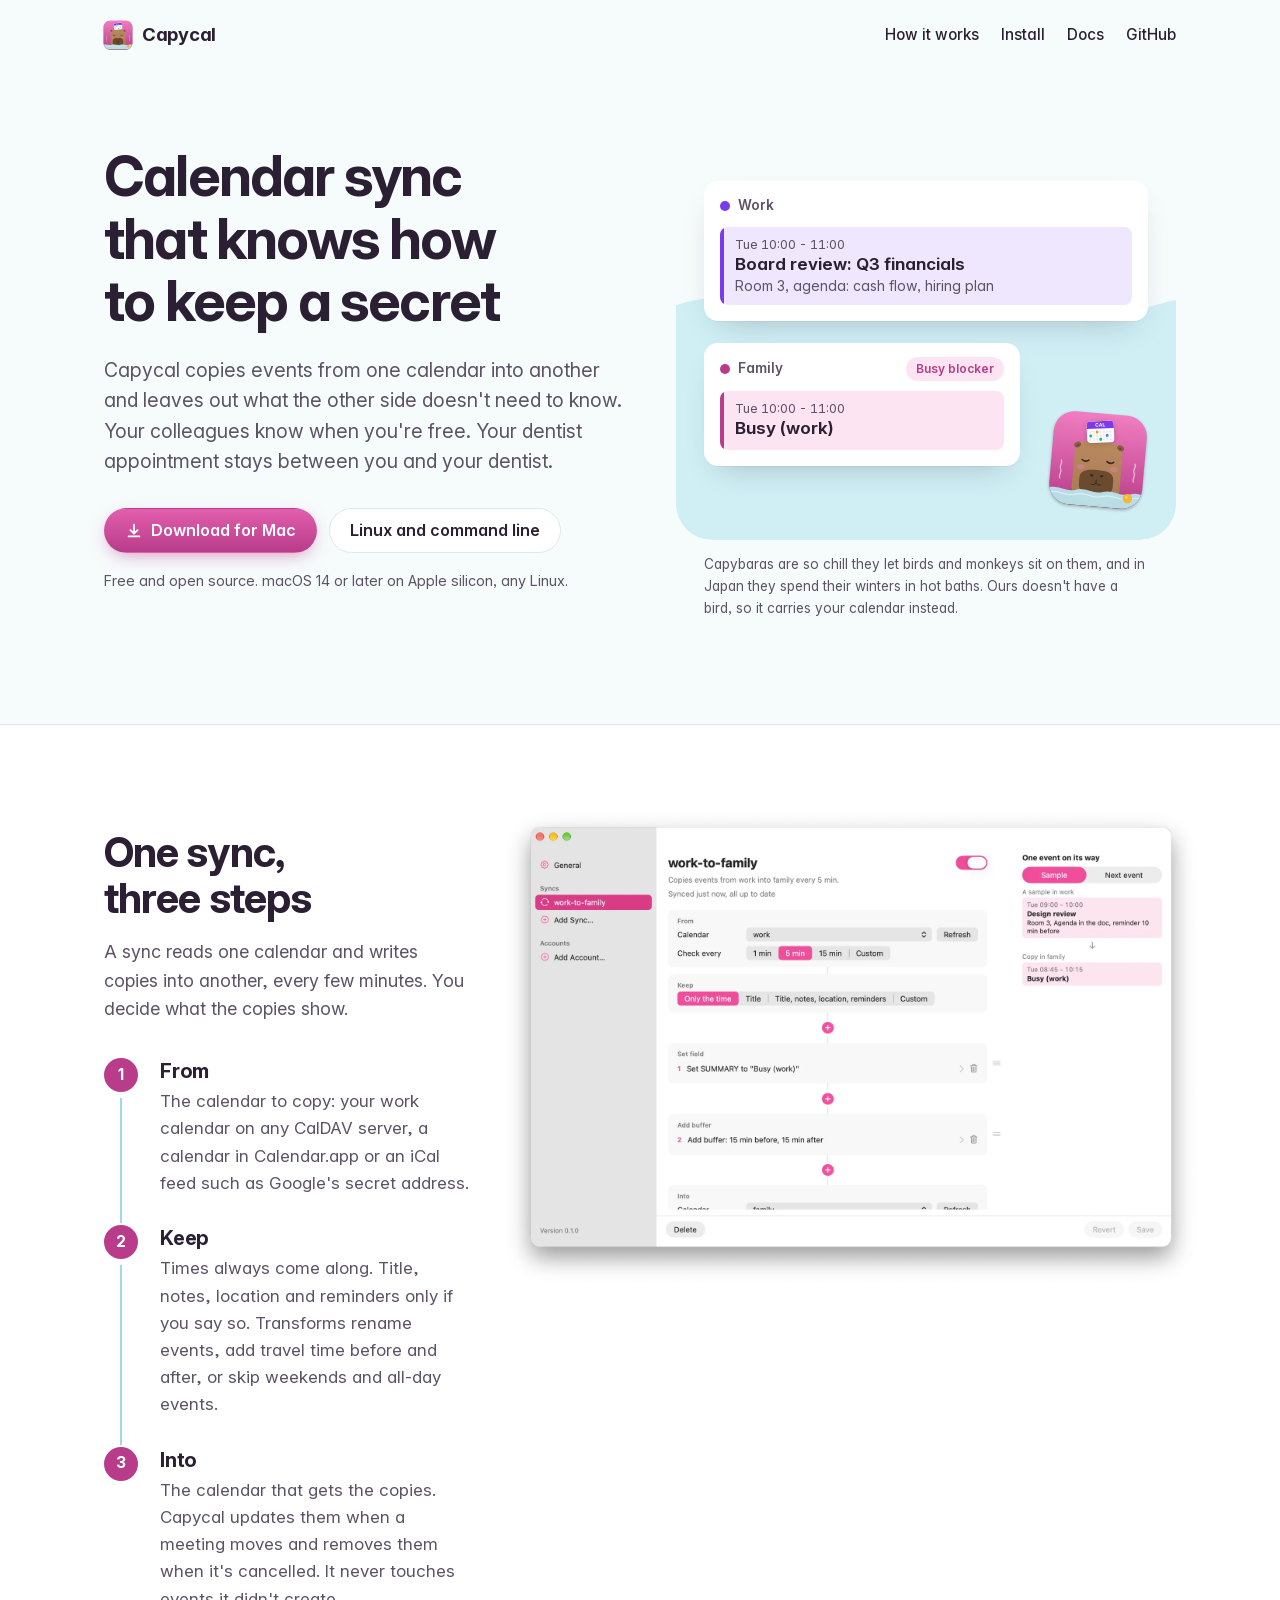
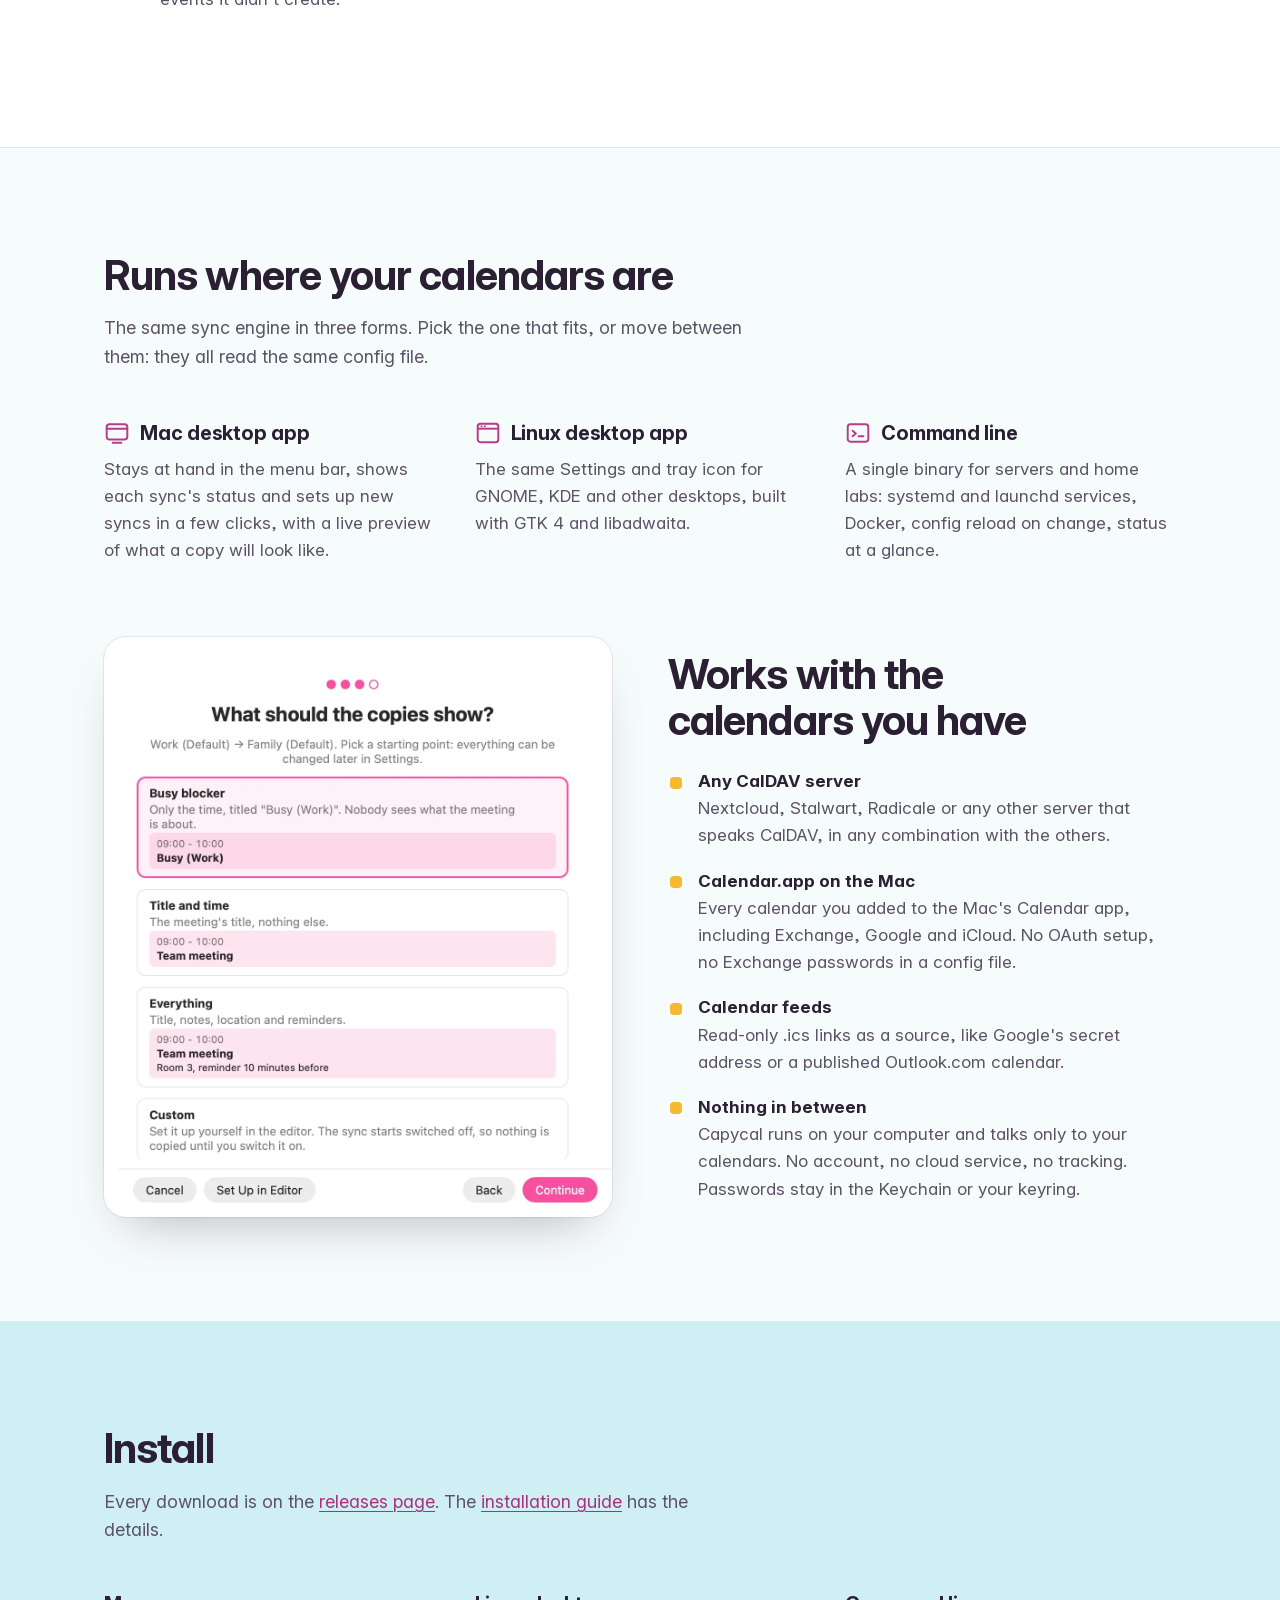
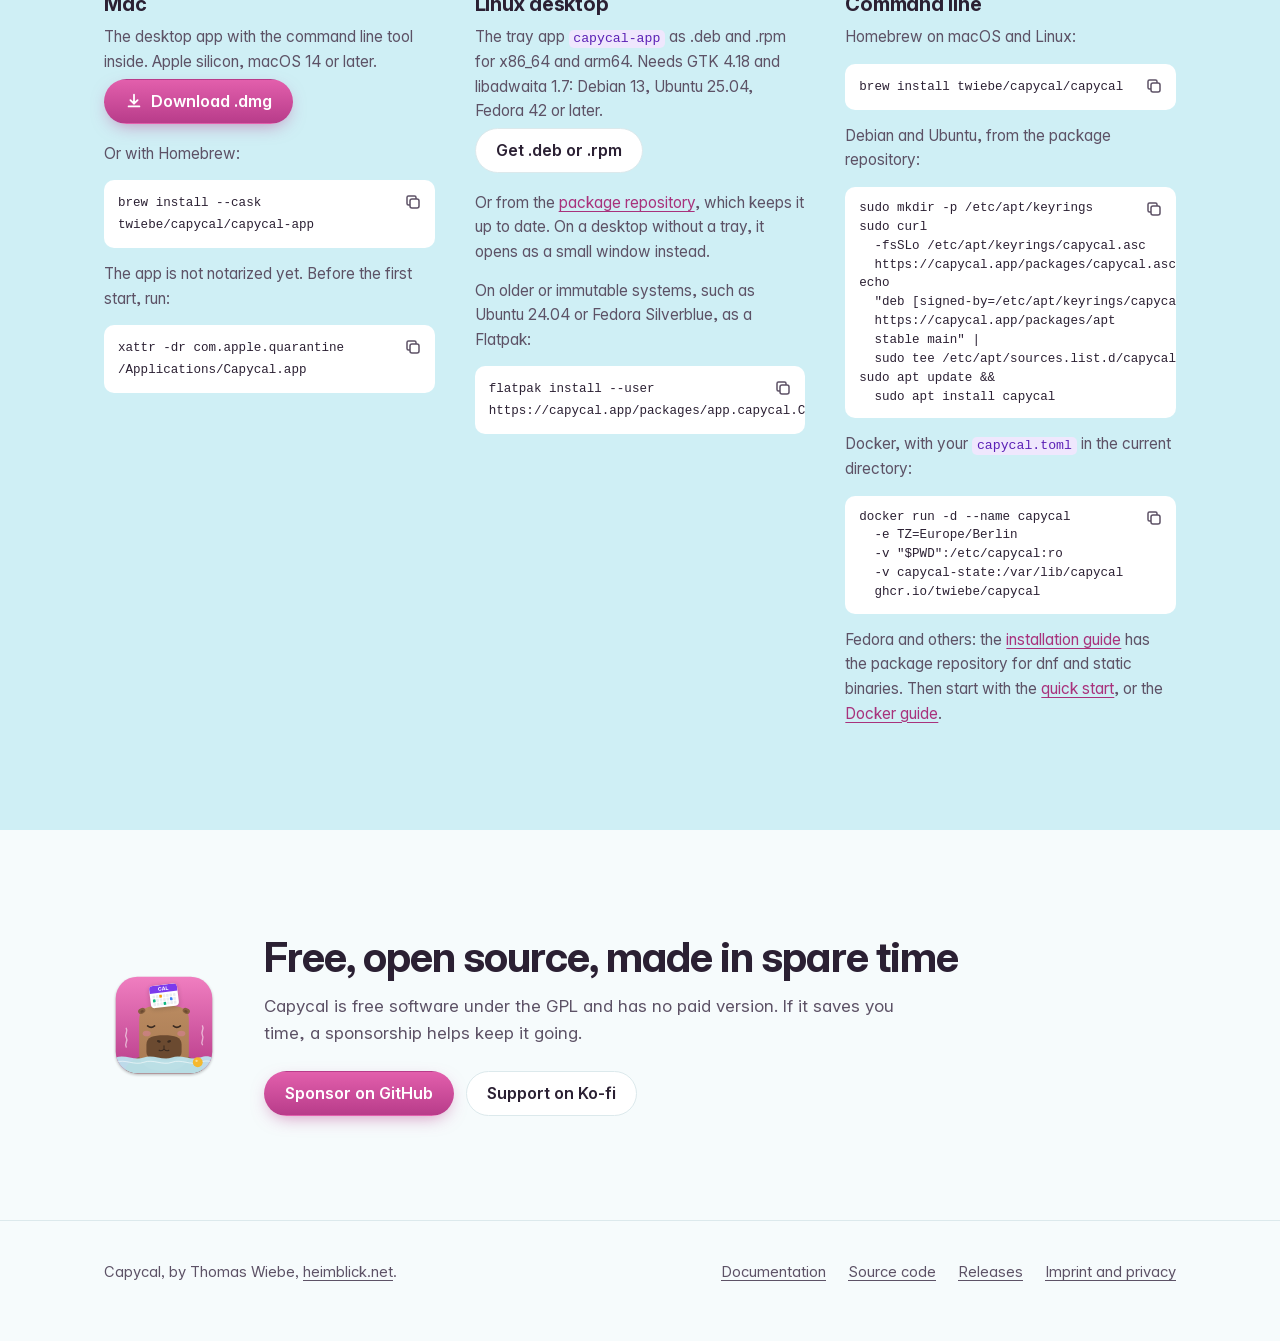
<file: index.html>
<!doctype html>
<html lang="en">
<head>
<meta charset="utf-8">
<meta name="viewport" content="width=device-width, initial-scale=1">
<title>Capycal - calendar sync that keeps a secret</title>
<meta name="description" content="Capycal copies events from one calendar into another and leaves out what the other side doesn't need to know. Desktop apps for Mac and Linux, CLI for servers. Free and open source.">
<meta property="og:title" content="Capycal">
<meta property="og:description" content="Calendar sync that knows how to keep a secret.">
<meta property="og:image" content="https://capycal.app/assets/icon-256.png">
<meta property="og:url" content="https://capycal.app/">
<meta name="theme-color" content="#f6fbfc">
<link rel="icon" href="assets/favicon.svg" type="image/svg+xml">
<link rel="icon" href="assets/favicon.png" type="image/png">
<link rel="preload" href="assets/fonts/InterVariable.woff2" as="font" type="font/woff2" crossorigin>
<link rel="stylesheet" href="assets/site.css">
</head>
<body>
<a class="skip" href="#main">Skip to content</a>

<header class="site-header">
  <div class="wrap">
    <a class="brand" href="./"><img src="assets/icon.svg" alt="" width="36" height="36">Capycal</a>
    <nav class="site-nav" aria-label="Main">
      <a href="#how">How it works</a>
      <a href="#install">Install</a>
      <a href="docs/">Docs</a>
      <a href="https://github.com/twiebe/capycal">GitHub</a>
    </nav>
  </div>
</header>

<main id="main">
  <section class="hero">
    <div class="wrap">
      <div class="hero-text">
        <h1>Calendar sync that knows how to keep a secret</h1>
        <p class="lead">Capycal copies events from one calendar into another and leaves out what the other side doesn't need to know. Your colleagues know when you're free. Your dentist appointment stays between you and your dentist.</p>
        <div class="hero-actions">
          <a class="button button-primary" href="https://github.com/twiebe/capycal/releases/latest">
            <svg viewBox="0 0 20 20" aria-hidden="true"><path d="M10 3v10m0 0l-4-4m4 4l4-4M4 16h12" fill="none" stroke="currentColor" stroke-width="2" stroke-linecap="round" stroke-linejoin="round"/></svg>
            Download for Mac
          </a>
          <a class="button button-quiet" href="#install">Linux and command line</a>
        </div>
        <p class="hero-note">Free and open source. macOS 14 or later on Apple silicon, any Linux.</p>
      </div>

      <div class="hero-visual">
      <div class="spring" aria-label="Examples of syncs: a work meeting copied into the family calendar as Busy (work), a dentist appointment copied into the work calendar as Busy with travel time, a weekend football match left out, a book club copied with its title only" role="img">
        <div class="calendars" aria-hidden="true">
          <div class="calendar calendar-source">
            <div class="calendar-name">Work</div>
            <div class="event">
              <span class="event-time">Tue 10:00 - 11:00</span>
              <span class="event-title">Board review: Q3 financials</span>
              <span class="event-detail">Room 3, agenda: cash flow, hiring plan</span>
            </div>
          </div>
          <div class="family-row">
            <div class="calendar calendar-family">
              <svg class="wisps" viewBox="0 0 160 70"><path d="M30 66c-10-12 10-18 0-30s8-18 2-28"/><path d="M80 66c-10-12 10-18 0-30s8-18 2-28"/><path d="M130 66c-10-12 10-18 0-30s8-18 2-28"/></svg>
              <div class="calendar-name"><span>Family</span><span class="rule">Busy blocker</span></div>
              <div class="event">
                <span class="event-swap"><span class="event-time">Tue 10:00 - 11:00</span></span>
                <span class="event-swap">
                  <span class="event-title private">Board review: Q3 financials</span>
                  <span class="event-title event-new">Busy (work)</span>
                </span>
                <span class="event-more"><span class="event-detail private">Room 3, agenda: cash flow, hiring plan</span></span>
              </div>
            </div>
            <img class="spring-icon" src="assets/icon.svg" alt="" width="128" height="128">
          </div>
        </div>
      </div>
      <p class="spring-note">Capybaras are so chill they let birds and monkeys sit on them, and in Japan they spend their winters in hot baths. Ours doesn't have a bird, so it carries your calendar instead.</p>
      </div>
    </div>
  </section>

  <section class="section how" id="how">
    <div class="wrap">
      <div>
        <div class="section-head">
          <h2>One sync, three steps</h2>
          <p>A sync reads one calendar and writes copies into another, every few minutes. You decide what the copies show.</p>
        </div>
        <ol class="steps">
          <li>
            <h3>From</h3>
            <p>The calendar to copy: your work calendar on any CalDAV server, a calendar in Calendar.app or an iCal feed such as Google's secret address.</p>
          </li>
          <li>
            <h3>Keep</h3>
            <p>Times always come along. Title, notes, location and reminders only if you say so. Transforms rename events, add travel time before and after, or skip weekends and all-day events.</p>
          </li>
          <li>
            <h3>Into</h3>
            <p>The calendar that gets the copies. Capycal updates them when a meeting moves and removes them when it's cancelled. It never touches events it didn't create.</p>
          </li>
        </ol>
      </div>
      <figure class="shot shot-window">
        <img src="assets/shots/settings.webp" width="1818" height="1248" alt="Capycal Settings on the Mac: the sync work-to-family copies events from work into family every 5 minutes, keeps only the time, sets the title to Busy (work) and adds 15 minutes before and after. A preview shows Design review from 09:00 to 10:00 becoming Busy (work) from 08:45 to 10:15." loading="lazy">
      </figure>
    </div>
  </section>

  <section class="section" id="features">
    <div class="wrap">
      <div class="section-head">
        <h2>Runs where your calendars are</h2>
        <p>The same sync engine in three forms. Pick the one that fits, or move between them: they all read the same config file.</p>
      </div>
      <div class="platforms">
        <div class="platform">
          <h3><svg viewBox="0 0 24 24" aria-hidden="true"><rect x="2.5" y="4" width="19" height="14" rx="2.5" fill="none" stroke="currentColor" stroke-width="1.8"/><path d="M2.5 8h19M8 21h8" fill="none" stroke="currentColor" stroke-width="1.8" stroke-linecap="round"/></svg>Mac desktop app</h3>
          <p>Stays at hand in the menu bar, shows each sync's status and sets up new syncs in a few clicks, with a live preview of what a copy will look like.</p>
        </div>
        <div class="platform">
          <h3><svg viewBox="0 0 24 24" aria-hidden="true"><rect x="2.5" y="3.5" width="19" height="17" rx="2.5" fill="none" stroke="currentColor" stroke-width="1.8"/><path d="M2.5 8h19" fill="none" stroke="currentColor" stroke-width="1.8"/><circle cx="6" cy="5.8" r="0.9" fill="currentColor"/><circle cx="9" cy="5.8" r="0.9" fill="currentColor"/></svg>Linux desktop app</h3>
          <p>The same Settings and tray icon for GNOME, KDE and other desktops, built with GTK 4 and libadwaita.</p>
        </div>
        <div class="platform">
          <h3><svg viewBox="0 0 24 24" aria-hidden="true"><rect x="2.5" y="4" width="19" height="16" rx="2.5" fill="none" stroke="currentColor" stroke-width="1.8"/><path d="M7 10l3 2.5L7 15M12.5 15H17" fill="none" stroke="currentColor" stroke-width="1.8" stroke-linecap="round" stroke-linejoin="round"/></svg>Command line</h3>
          <p>A single binary for servers and home labs: systemd and launchd services, Docker, config reload on change, status at a glance.</p>
        </div>
      </div>

      <div class="sources">
        <figure class="shot shot-sheet">
          <img src="assets/shots/wizard.webp" width="1120" height="1280" alt="The new sync assistant asks what the copies should show: Busy blocker (only the time, titled Busy (Work)), Title and time, Everything, or Custom. Each choice shows a preview of the copy." loading="lazy">
        </figure>
        <div>
          <h2>Works with the calendars you have</h2>
          <ul class="facts">
            <li><strong>Any CalDAV server</strong><span>Nextcloud, Stalwart, Radicale or any other server that speaks CalDAV, in any combination with the others.</span></li>
            <li><strong>Calendar.app on the Mac</strong><span>Every calendar you added to the Mac's Calendar app, including Exchange, Google and iCloud. No OAuth setup, no Exchange passwords in a config file.</span></li>
            <li><strong>Calendar feeds</strong><span>Read-only .ics links as a source, like Google's secret address or a published Outlook.com calendar.</span></li>
            <li><strong>Nothing in between</strong><span>Capycal runs on your computer and talks only to your calendars. No account, no cloud service, no tracking. Passwords stay in the Keychain or your keyring.</span></li>
          </ul>
        </div>
      </div>
    </div>
  </section>

  <section class="section install" id="install">
    <div class="wrap">
      <div class="section-head">
        <h2>Install</h2>
        <p>Every download is on the <a href="https://github.com/twiebe/capycal/releases/latest">releases page</a>. The <a href="docs/installation.html">installation guide</a> has the details.</p>
      </div>
      <div class="install-grid">
        <div>
          <h3>Mac</h3>
          <p>The desktop app with the command line tool inside. Apple silicon, macOS 14 or later.</p>
          <a class="button button-primary" href="https://github.com/twiebe/capycal/releases/latest">
            <svg viewBox="0 0 20 20" aria-hidden="true"><path d="M10 3v10m0 0l-4-4m4 4l4-4M4 16h12" fill="none" stroke="currentColor" stroke-width="2" stroke-linecap="round" stroke-linejoin="round"/></svg>
            Download .dmg
          </a>
          <p>Or with Homebrew:</p>
          <div class="cmd"><pre><code>brew install --cask <span>twiebe/capycal/capycal-app</span></code></pre></div>
          <p>The app is not notarized yet. Before the first start, run:</p>
          <div class="cmd"><pre><code>xattr -dr com.apple.quarantine /Applications/Capycal.app</code></pre></div>
        </div>
        <div>
          <h3>Linux desktop</h3>
          <p>The tray app <code>capycal-app</code> as .deb and .rpm for x86_64 and arm64. Needs GTK 4.18 and libadwaita 1.7: Debian 13, Ubuntu 25.04, Fedora 42 or later.</p>
          <a class="button button-quiet" href="https://github.com/twiebe/capycal/releases/latest">Get .deb or .rpm</a>
          <p>Or from the <a href="docs/installation.html#linux-packages">package repository</a>, which keeps it up to date. On a desktop without a tray, it opens as a small window instead.</p>
          <p>On older or immutable systems, such as Ubuntu 24.04 or Fedora Silverblue, as a Flatpak:</p>
          <div class="cmd"><pre><code>flatpak install --user <span>https://capycal.app/packages/app.capycal.Capycal.flatpakref</span></code></pre></div>
        </div>
        <div>
          <h3>Command line</h3>
          <p>Homebrew on macOS and Linux:</p>
          <div class="cmd"><pre><code>brew install twiebe/capycal/capycal</code></pre></div>
          <p>Debian and Ubuntu, from the package repository:</p>
          <div class="cmd"><pre><code><span class="line"><span>sudo mkdir -p /etc/apt/keyrings</span>
</span><span class="line">sudo curl <span>-fsSLo /etc/apt/keyrings/capycal.asc</span> <span>https://capycal.app/packages/capycal.asc</span>
</span><span class="line">echo <span>"deb [signed-by=/etc/apt/keyrings/capycal.asc]</span> <span>https://capycal.app/packages/apt</span> <span>stable main"</span> | <span>sudo tee /etc/apt/sources.list.d/capycal.list</span>
</span><span class="line"><span>sudo apt update</span> &amp;&amp; <span>sudo apt install capycal</span>
</span></code></pre></div>
          <p>Docker, with your <code>capycal.toml</code> in the current directory:</p>
          <div class="cmd"><pre><code><span class="line"><span>docker run -d</span> <span>--name capycal</span> <span>-e TZ=Europe/Berlin</span> <span>-v "$PWD":/etc/capycal:ro</span> <span>-v capycal-state:/var/lib/capycal</span> <span>ghcr.io/twiebe/capycal</span>
</span></code></pre></div>
          <p>Fedora and others: the <a href="docs/installation.html#linux-packages">installation guide</a> has the package repository for dnf and static binaries. Then start with the <a href="docs/cli/quick-start.html">quick start</a>, or the <a href="docs/cli/server.html#docker">Docker guide</a>.</p>
        </div>
      </div>
    </div>
  </section>

  <section class="section sponsor" id="sponsor">
    <div class="wrap">
      <img src="assets/icon.svg" alt="" width="120" height="120">
      <div>
        <h2>Free, open source, made in spare time</h2>
        <p>Capycal is free software under the GPL and has no paid version. If it saves you time, a sponsorship helps keep it going.</p>
        <div class="hero-actions">
          <a class="button button-primary" href="https://github.com/sponsors/twiebe">Sponsor on GitHub</a>
          <a class="button button-quiet" href="https://ko-fi.com/thomaswiebe">Support on Ko-fi</a>
        </div>
      </div>
    </div>
  </section>
</main>

<footer class="site-footer">
  <div class="wrap">
    <p>Capycal, by Thomas Wiebe, <a href="https://heimblick.net">heimblick.net</a>.</p>
    <nav aria-label="Footer">
      <a href="docs/">Documentation</a>
      <a href="https://github.com/twiebe/capycal">Source code</a>
      <a href="https://github.com/twiebe/capycal/releases">Releases</a>
      <a href="imprint.html">Imprint and privacy</a>
    </nav>
  </div>
</footer>

<script src="assets/copy.js" defer></script>
<script src="assets/spring.js" defer></script>
</body>
</html>
</file>
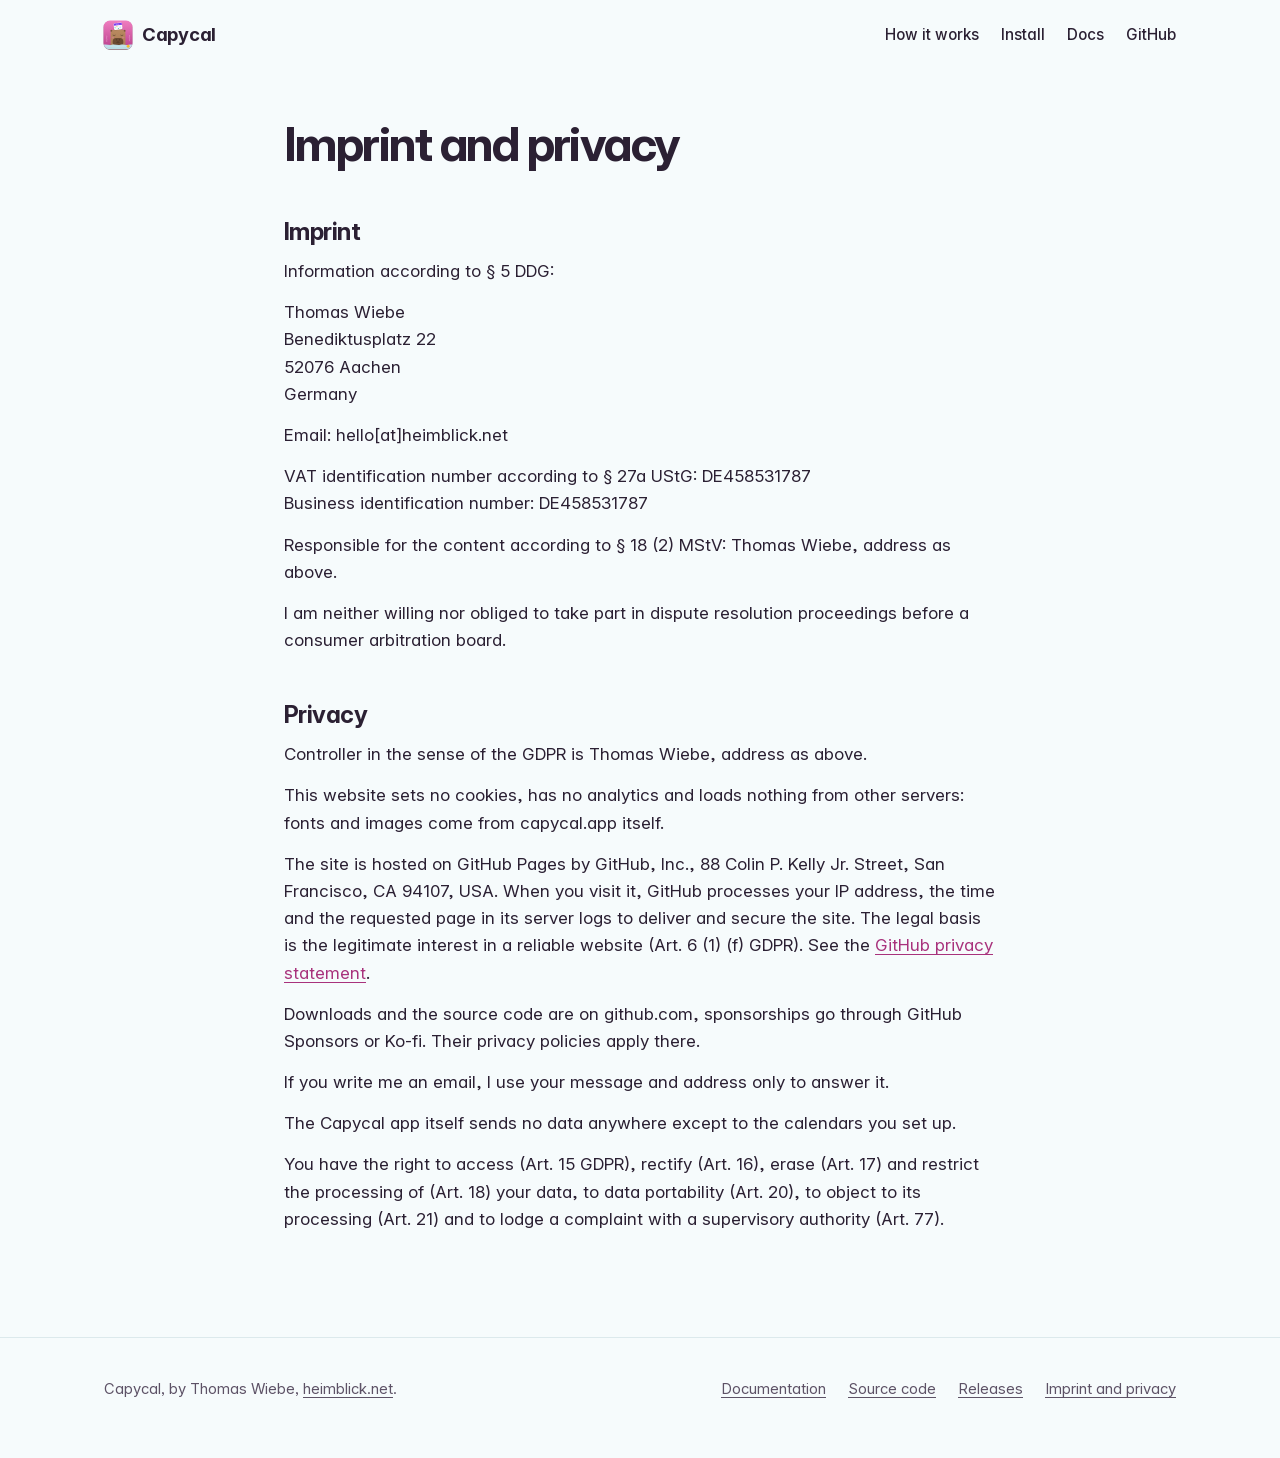
<file: imprint.html>
<!doctype html>
<html lang="en">
<head>
<meta charset="utf-8">
<meta name="viewport" content="width=device-width, initial-scale=1">
<title>Imprint and privacy - Capycal</title>
<meta name="description" content="Imprint and privacy statement of capycal.app">
<meta name="robots" content="noindex">
<meta name="theme-color" content="#f6fbfc">
<link rel="icon" href="assets/favicon.svg" type="image/svg+xml">
<link rel="icon" href="assets/favicon.png" type="image/png">
<link rel="preload" href="assets/fonts/InterVariable.woff2" as="font" type="font/woff2" crossorigin>
<link rel="stylesheet" href="assets/site.css">
</head>
<body>
<a class="skip" href="#main">Skip to content</a>

<header class="site-header">
  <div class="wrap">
    <a class="brand" href="/"><img src="assets/icon.svg" alt="" width="36" height="36">Capycal</a>
    <nav class="site-nav" aria-label="Main">
      <a href="/#how">How it works</a>
      <a href="/#install">Install</a>
      <a href="/docs/">Docs</a>
      <a href="https://github.com/twiebe/capycal">GitHub</a>
    </nav>
  </div>
</header>

<main id="main" class="page">
  <div class="wrap">
    <h1>Imprint and privacy</h1>

    <h2>Imprint</h2>
    <p>Information according to § 5 DDG:</p>
    <p>Thomas Wiebe<br>Benediktusplatz 22<br>52076 Aachen<br>Germany</p>
    <p>Email: hello[at]heimblick.net</p>
    <p>VAT identification number according to § 27a UStG: DE458531787<br>Business identification number: DE458531787</p>
    <p>Responsible for the content according to § 18 (2) MStV: Thomas Wiebe, address as above.</p>
    <p>I am neither willing nor obliged to take part in dispute resolution proceedings before a consumer arbitration board.</p>

    <h2>Privacy</h2>
    <p>Controller in the sense of the GDPR is Thomas Wiebe, address as above.</p>
    <p>This website sets no cookies, has no analytics and loads nothing from other servers: fonts and images come from capycal.app itself.</p>
    <p>The site is hosted on GitHub Pages by GitHub, Inc., 88 Colin P. Kelly Jr. Street, San Francisco, CA 94107, USA. When you visit it, GitHub processes your IP address, the time and the requested page in its server logs to deliver and secure the site. The legal basis is the legitimate interest in a reliable website (Art. 6 (1) (f) GDPR). See the <a href="https://docs.github.com/en/site-policy/privacy-policies/github-general-privacy-statement">GitHub privacy statement</a>.</p>
    <p>Downloads and the source code are on github.com, sponsorships go through GitHub Sponsors or Ko-fi. Their privacy policies apply there.</p>
    <p>If you write me an email, I use your message and address only to answer it.</p>
    <p>The Capycal app itself sends no data anywhere except to the calendars you set up.</p>
    <p>You have the right to access (Art. 15 GDPR), rectify (Art. 16), erase (Art. 17) and restrict the processing of (Art. 18) your data, to data portability (Art. 20), to object to its processing (Art. 21) and to lodge a complaint with a supervisory authority (Art. 77).</p>
  </div>
</main>

<footer class="site-footer">
  <div class="wrap">
    <p>Capycal, by Thomas Wiebe, <a href="https://heimblick.net">heimblick.net</a>.</p>
    <nav aria-label="Footer">
      <a href="/docs/">Documentation</a>
      <a href="https://github.com/twiebe/capycal">Source code</a>
      <a href="https://github.com/twiebe/capycal/releases">Releases</a>
      <a href="/imprint.html">Imprint and privacy</a>
    </nav>
  </div>
</footer>
</body>
</html>
</file>
<file: assets/site.css>
/* Capycal website. Colors from the app icon: the pink squircle, the violet
   calendar, the capybara's fur and the hot spring it sits in. */

@font-face {
    font-family: "Inter";
    font-style: normal;
    font-weight: 100 900;
    font-display: swap;
    src: url("fonts/InterVariable.woff2") format("woff2");
}

:root {
    --steam: #f6fbfc;
    --onsen: #cfeff5;
    --onsen-deep: #9fdbe6;
    --ink: #2b2033;
    --ink-soft: #5d5266;
    --line: #dce9ec;
    --violet: #7c3aed;
    --violet-soft: #efe7fd;
    --magenta: #b83c8a;
    --magenta-text: #a8327c;
    --pink: #f07ec0;
    --pink-soft: #fce4f2;
    --yuzu: #f5b82e;
    --fur: #a87a52;
    --white: #ffffff;
    --radius: 14px;
    --wrap: 1120px;
}

*,
*::before,
*::after {
    box-sizing: border-box;
}

html {
    -webkit-text-size-adjust: 100%;
    scroll-padding-top: 24px;
}

body {
    margin: 0;
    background: var(--steam);
    color: var(--ink);
    font-family: "Inter", system-ui, -apple-system, "Segoe UI", sans-serif;
    font-feature-settings: "cv11", "ss03";
    font-size: 17px;
    line-height: 1.6;
}

img {
    max-width: 100%;
    height: auto;
}

a {
    color: var(--magenta-text);
    text-underline-offset: 0.18em;
    text-decoration-thickness: 1px;
}
a:hover {
    text-decoration-thickness: 2px;
}

:focus-visible {
    outline: 3px solid var(--violet);
    outline-offset: 3px;
    border-radius: 6px;
}

h1,
h2,
h3 {
    font-optical-sizing: auto;
    font-weight: 700;
    line-height: 1.12;
    letter-spacing: -0.022em;
    margin: 0;
    text-wrap: balance;
}
h1 {
    font-size: clamp(2.3rem, 1.5rem + 3vw, 3.5rem);
    letter-spacing: -0.032em;
}
h2 {
    font-size: clamp(1.9rem, 1.3rem + 2vw, 2.6rem);
}
h3 {
    font-size: 1.25rem;
    letter-spacing: -0.012em;
}
p {
    margin: 0;
}

code,
pre {
    font-family: ui-monospace, "SF Mono", "Cascadia Code", Menlo, Consolas, monospace;
    font-size: 0.86em;
}
:not(pre) > code {
    background: var(--violet-soft);
    color: #5b21b6;
    padding: 0.1em 0.35em;
    border-radius: 5px;
}

.wrap {
    max-width: var(--wrap);
    margin: 0 auto;
    padding: 0 24px;
}

.skip {
    position: absolute;
    left: -999px;
}
.skip:focus {
    left: 16px;
    top: 16px;
    z-index: 10;
    background: var(--white);
    padding: 8px 12px;
}

/* Header */

.site-header .wrap {
    display: flex;
    align-items: center;
    gap: 24px;
    padding-top: 20px;
    padding-bottom: 20px;
}
.brand {
    display: flex;
    align-items: center;
    gap: 10px;
    color: var(--ink);
    font-weight: 700;
    font-size: 1.15rem;
    letter-spacing: -0.015em;
    text-decoration: none;
    margin-right: auto;
}
.brand img {
    width: 36px;
    height: 36px;
    margin: -4px;
}
.site-nav {
    display: flex;
    gap: 22px;
    font-size: 0.95rem;
    font-weight: 500;
}
.site-nav a {
    color: var(--ink);
    text-decoration: none;
}
.site-nav a:hover {
    color: var(--magenta-text);
}

/* Buttons */

.button {
    display: inline-flex;
    align-items: center;
    gap: 8px;
    padding: 12px 20px;
    border-radius: 999px;
    font-weight: 600;
    font-size: 1rem;
    line-height: 1.2;
    text-decoration: none;
    border: 1.5px solid transparent;
    transition: transform 0.12s ease, box-shadow 0.12s ease;
}
.button:hover {
    transform: translateY(-1px);
}
.button-primary {
    background: linear-gradient(180deg, #e25fac 0%, var(--magenta) 100%);
    color: var(--white);
    box-shadow: 0 6px 18px -6px rgba(184, 60, 138, 0.6);
}
.button-primary:hover {
    box-shadow: 0 10px 22px -8px rgba(184, 60, 138, 0.7);
}
.button-quiet {
    background: var(--white);
    color: var(--ink);
    border-color: var(--line);
}
.button-quiet:hover {
    border-color: var(--pink);
}
.button svg {
    width: 18px;
    height: 18px;
    flex: none;
}

/* Hero */

.hero {
    position: relative;
    padding: 48px 0 104px;
}
.hero .wrap {
    display: grid;
    grid-template-columns: minmax(0, 1.05fr) minmax(0, 1fr);
    gap: 48px;
    align-items: center;
}
.hero h1 {
    max-width: 13em;
}
.lead {
    margin-top: 22px;
    font-size: 1.22rem;
    line-height: 1.55;
    color: var(--ink-soft);
    max-width: 32em;
}
.hero-actions {
    display: flex;
    flex-wrap: wrap;
    gap: 12px;
    margin-top: 32px;
}
.hero-note {
    margin-top: 16px;
    font-size: 0.9rem;
    color: var(--ink-soft);
}

/* The hot spring: an aqua pool with a wavy surface. The capybara sits in it
   next to the copy and watches what each sync keeps: a scene per use case,
   played in a loop by spring.js */
.hero-visual {
    align-self: start;
    margin-top: 64px;
}
.spring {
    position: relative;
    padding: 0 28px 36px;
}
.spring-note {
    margin: 14px 28px 0;
    font-size: 0.85rem;
    color: var(--ink-soft);
}
.spring::before {
    content: "";
    position: absolute;
    inset: 112px 0 0 0;
    background: var(--onsen);
    border-radius: 0 0 36px 36px;
    -webkit-mask: url("wave.svg") top left / 240px 24px repeat-x, linear-gradient(#000, #000) 0 23px / 100% 100% no-repeat;
    mask: url("wave.svg") top left / 240px 24px repeat-x, linear-gradient(#000, #000) 0 23px / 100% 100% no-repeat;
}
.family-row {
    display: flex;
    align-items: flex-end;
    gap: 20px;
}
.family-row .calendar {
    flex: 1;
    align-self: flex-start;
}
.spring-icon {
    flex: none;
    width: 116px;
    height: 116px;
    margin: 0 -8px -14px 0;
    transform: rotate(5deg);
}
.calendars {
    position: relative;
    display: grid;
    gap: 22px;
}
.calendar {
    background: var(--white);
    border-radius: var(--radius);
    padding: 14px 16px 16px;
    box-shadow: 0 1px 0 rgba(43, 32, 51, 0.04), 0 14px 32px -16px rgba(43, 32, 51, 0.28);
}
.calendar-name {
    display: flex;
    align-items: center;
    gap: 8px;
    font-size: 0.85rem;
    font-weight: 600;
    color: var(--ink-soft);
    margin-bottom: 10px;
}
.calendar-name::before {
    content: "";
    width: 10px;
    height: 10px;
    border-radius: 50%;
    background: var(--dot, var(--violet));
}
.calendar-family {
    --dot: var(--magenta);
}
.event {
    position: relative;
    display: grid;
    border-radius: 8px;
    padding: 9px 12px 10px 15px;
    background: var(--violet-soft);
    line-height: 1.35;
    overflow: hidden;
}
.event::before {
    content: "";
    position: absolute;
    inset: 0 auto 0 0;
    width: 4px;
    background: var(--violet);
}
.event-time {
    font-size: 0.8rem;
    color: var(--ink-soft);
    font-variant-numeric: tabular-nums;
}
.event-title {
    font-weight: 650;
}
.event-detail {
    font-size: 0.88rem;
    color: var(--ink-soft);
}
.calendar-family .event {
    background: var(--pink-soft);
}
.calendar-family .event::before {
    background: var(--magenta);
}
.calendar {
    position: relative;
}
.event-swap {
    display: grid;
}
.event-swap > * {
    grid-area: 1 / 1;
}
.calendar-family .calendar-name > :first-child {
    flex: 1;
}
.rule {
    font-size: 0.75rem;
    font-weight: 600;
    color: var(--magenta);
    background: var(--pink-soft);
    border-radius: 999px;
    padding: 2px 10px;
    white-space: nowrap;
}
.event-more {
    display: grid;
    grid-template-rows: 0fr;
}
.event-more > * {
    min-height: 0;
    overflow: hidden;
}

/* One scene: the copy arrives with all details, then what the sync leaves
   out steams off and what it writes instead settles in. Without the script
   or with reduced motion the first scene shows how it ends */
.calendar-family .private {
    visibility: hidden;
}
.spring.measure .event-more {
    grid-template-rows: 1fr;
    animation: none;
}
.spring .event,
.spring .calendar-name,
.spring .calendar-family {
    transition: opacity 0.4s ease-in;
}
.spring.leave .calendar-family,
.spring.leave .calendar-source .event,
.spring.leave .calendar-name {
    opacity: 0;
}
@media (prefers-reduced-motion: no-preference) {
    .play .calendar-family {
        animation: arrive 0.7s cubic-bezier(0.2, 0.8, 0.2, 1) 0.4s both;
    }
    .play .calendar-family .private {
        visibility: visible;
        animation: steam 1s ease-in 1.6s both;
    }
    .play .calendar-family .event-more .private {
        animation-delay: 1.8s;
    }
    .play .event-more {
        animation: collapse 0.5s ease-in-out 2.6s both;
    }
    .play .event-new {
        animation: settle 0.7s ease-out 2.2s both;
    }
    .play .wisps path {
        animation: wisp 2.2s ease-out 1.6s both;
    }
    .play .wisps path:nth-child(2) { animation-delay: 1.85s; }
    .play .wisps path:nth-child(3) { animation-delay: 2.1s; }
}
@keyframes collapse {
    from { grid-template-rows: 1fr; }
}
@keyframes arrive {
    from { opacity: 0; transform: translateY(-28px); }
}
@keyframes steam {
    to { opacity: 0; transform: translateY(-22px); filter: blur(6px); }
}
@keyframes settle {
    from { opacity: 0; }
}
@keyframes wisp {
    0% { opacity: 0; stroke-dashoffset: 60; }
    35% { opacity: 0.9; }
    100% { opacity: 0; stroke-dashoffset: 0; transform: translateY(-26px); }
}
.wisps {
    position: absolute;
    left: 40px;
    top: -56px;
    width: 160px;
    height: 70px;
    pointer-events: none;
}
.wisps path {
    fill: none;
    stroke: #ffffff;
    stroke-width: 4;
    stroke-linecap: round;
    stroke-dasharray: 60;
    opacity: 0;
}

/* Sections */

.section {
    padding: 104px 0;
}
.section-head {
    max-width: 640px;
    margin-bottom: 48px;
}
.section-head p {
    margin-top: 16px;
    font-size: 1.12rem;
    color: var(--ink-soft);
}

/* How it works: the same From, Keep, Into pipeline as in Settings */

.how {
    background: var(--white);
    border-top: 1px solid var(--line);
    border-bottom: 1px solid var(--line);
}
.how .wrap {
    display: grid;
    grid-template-columns: minmax(0, 0.72fr) minmax(0, 1.28fr);
    gap: 56px;
    align-items: start;
}
.how .section-head {
    margin-bottom: 36px;
}
.steps {
    list-style: none;
    margin: 0;
    padding: 0;
    counter-reset: step;
}
.steps li {
    position: relative;
    counter-increment: step;
    padding: 0 0 30px 56px;
}
.steps li::before {
    content: counter(step);
    position: absolute;
    left: 0;
    top: -2px;
    width: 34px;
    height: 34px;
    border-radius: 50%;
    display: grid;
    place-items: center;
    background: var(--magenta);
    color: var(--white);
    font-weight: 700;
    font-size: 0.95rem;
}
.steps li:not(:last-child)::after {
    content: "";
    position: absolute;
    left: 16px;
    top: 38px;
    bottom: 4px;
    width: 2px;
    background: var(--onsen-deep);
}
.steps h3 {
    margin-bottom: 6px;
}
.steps p {
    color: var(--ink-soft);
}
.shot {
    margin: 0;
}
.shot img {
    display: block;
}
.shot-window {
    margin: -24px -28px -40px -28px;
}
.shot figcaption {
    margin-top: 12px;
    font-size: 0.9rem;
    color: var(--ink-soft);
}

/* Where it runs */

.platforms {
    display: grid;
    grid-template-columns: repeat(3, minmax(0, 1fr));
    gap: 40px;
}
.platform h3 {
    display: flex;
    align-items: center;
    gap: 10px;
    margin-bottom: 10px;
}
.platform h3 svg {
    width: 26px;
    height: 26px;
    color: var(--magenta);
    flex: none;
}
.platform p {
    color: var(--ink-soft);
}

.sources {
    margin-top: 72px;
    display: grid;
    grid-template-columns: minmax(0, 1fr) minmax(0, 1fr);
    gap: 56px;
    align-items: center;
}
.facts {
    list-style: none;
    margin: 24px 0 0;
    padding: 0;
    display: grid;
    gap: 18px;
}
.facts li {
    padding-left: 30px;
    position: relative;
}
.facts li::before {
    content: "";
    position: absolute;
    left: 2px;
    top: 0.5em;
    width: 12px;
    height: 12px;
    border-radius: 4px;
    background: var(--yuzu);
}
.facts strong {
    display: block;
}
.facts span {
    color: var(--ink-soft);
}
.shot-sheet img {
    border-radius: 22px;
    box-shadow: 0 0 0 1px rgba(43, 32, 51, 0.08), 0 24px 48px -24px rgba(43, 32, 51, 0.35);
}

/* Install */

.install {
    background: var(--onsen);
}
.install-grid {
    display: grid;
    grid-template-columns: repeat(3, minmax(0, 1fr));
    gap: 40px;
}
.install-grid h3 {
    margin-bottom: 10px;
}
.install-grid p {
    color: var(--ink-soft);
    font-size: 0.96rem;
}
.install-grid p + p,
.install-grid p + .cmd,
.install-grid .cmd + p,
.install-grid .cmd + .cmd {
    margin-top: 14px;
}
.install-grid .button {
    margin: 4px 0 18px;
}
.cmd {
    position: relative;
}
.cmd pre {
    margin: 0;
    padding: 12px 44px 12px 14px;
    background: var(--white);
    color: var(--ink);
    border-radius: 10px;
    white-space: pre-wrap;
    overflow-wrap: anywhere;
    line-height: 1.5;
    /* An argument wider than the box scrolls instead of sticking out */
    overflow-x: auto;
}
/* Break a long command only between its arguments */
.cmd pre span {
    white-space: nowrap;
}
/* One command per line, a wrapped one indented under its start */
.cmd pre .line {
    display: block;
    white-space: normal;
    padding-left: 2ch;
    text-indent: -2ch;
}
.copy {
    position: absolute;
    top: 6px;
    right: 6px;
    width: 32px;
    height: 32px;
    border: 0;
    border-radius: 8px;
    background: transparent;
    color: var(--ink-soft);
    cursor: pointer;
    display: grid;
    place-items: center;
}
.copy:hover {
    background: var(--white);
    color: var(--magenta-text);
}
.copy svg {
    width: 16px;
    height: 16px;
}
.copy[data-done] {
    color: var(--magenta-text);
}
.install-more {
    margin-top: 40px;
    color: var(--ink-soft);
}

/* Sponsor */

.sponsor .wrap {
    display: grid;
    grid-template-columns: auto minmax(0, 1fr);
    gap: 40px;
    align-items: center;
}
.sponsor img {
    width: 120px;
    height: 120px;
}
.sponsor p {
    margin-top: 12px;
    color: var(--ink-soft);
    max-width: 38em;
}
.sponsor .hero-actions {
    margin-top: 24px;
}

/* Footer */

.site-footer {
    padding: 40px 0 56px;
    border-top: 1px solid var(--line);
    font-size: 0.92rem;
    color: var(--ink-soft);
}
.site-footer .wrap {
    display: flex;
    flex-wrap: wrap;
    gap: 12px 28px;
    align-items: center;
}
.site-footer p {
    margin-right: auto;
}
.site-footer nav {
    display: flex;
    flex-wrap: wrap;
    gap: 8px 22px;
}
.site-footer a {
    color: var(--ink-soft);
}
.site-footer a:hover {
    color: var(--magenta-text);
}

/* Text pages: imprint, 404 */

.page {
    padding: 48px 0 104px;
}
.page .wrap {
    max-width: 760px;
}
.page h1 {
    font-size: clamp(2.2rem, 1.6rem + 2vw, 3rem);
    margin-bottom: 32px;
}
.page h2 {
    font-size: 1.5rem;
    margin: 48px 0 12px;
}
.page p + p {
    margin-top: 14px;
}

@media (max-width: 920px) {
    .hero .wrap,
    .how .wrap,
    .sources {
        grid-template-columns: minmax(0, 1fr);
    }
    .hero {
        padding-bottom: 72px;
    }
    .hero-visual {
        max-width: 560px;
        margin-top: 8px;
    }
    .platforms,
    .install-grid {
        grid-template-columns: minmax(0, 1fr);
        gap: 36px;
    }
    .shot-window {
        margin: -16px -18px -28px;
    }
}

@media (max-width: 640px) {
    body {
        font-size: 16px;
    }
    .wrap {
        padding: 0 16px;
    }
    .site-header .wrap {
        flex-wrap: wrap;
        gap: 10px 24px;
    }
    .site-nav {
        gap: 18px;
    }
    .spring {
        padding: 0 12px 24px;
    }
    .spring-note {
        margin: 12px 12px 0;
    }
    .spring::before {
        border-radius: 0 0 24px 24px;
    }
    .spring-icon {
        width: 76px;
        height: 76px;
        margin: 0 -4px -8px -6px;
    }
    .section {
        padding: 72px 0;
    }
    .shot-window {
        margin: -10px -12px -18px;
    }
    .sponsor .wrap {
        grid-template-columns: minmax(0, 1fr);
        gap: 20px;
    }
    .sponsor img {
        width: 88px;
        height: 88px;
    }
}
</file>
